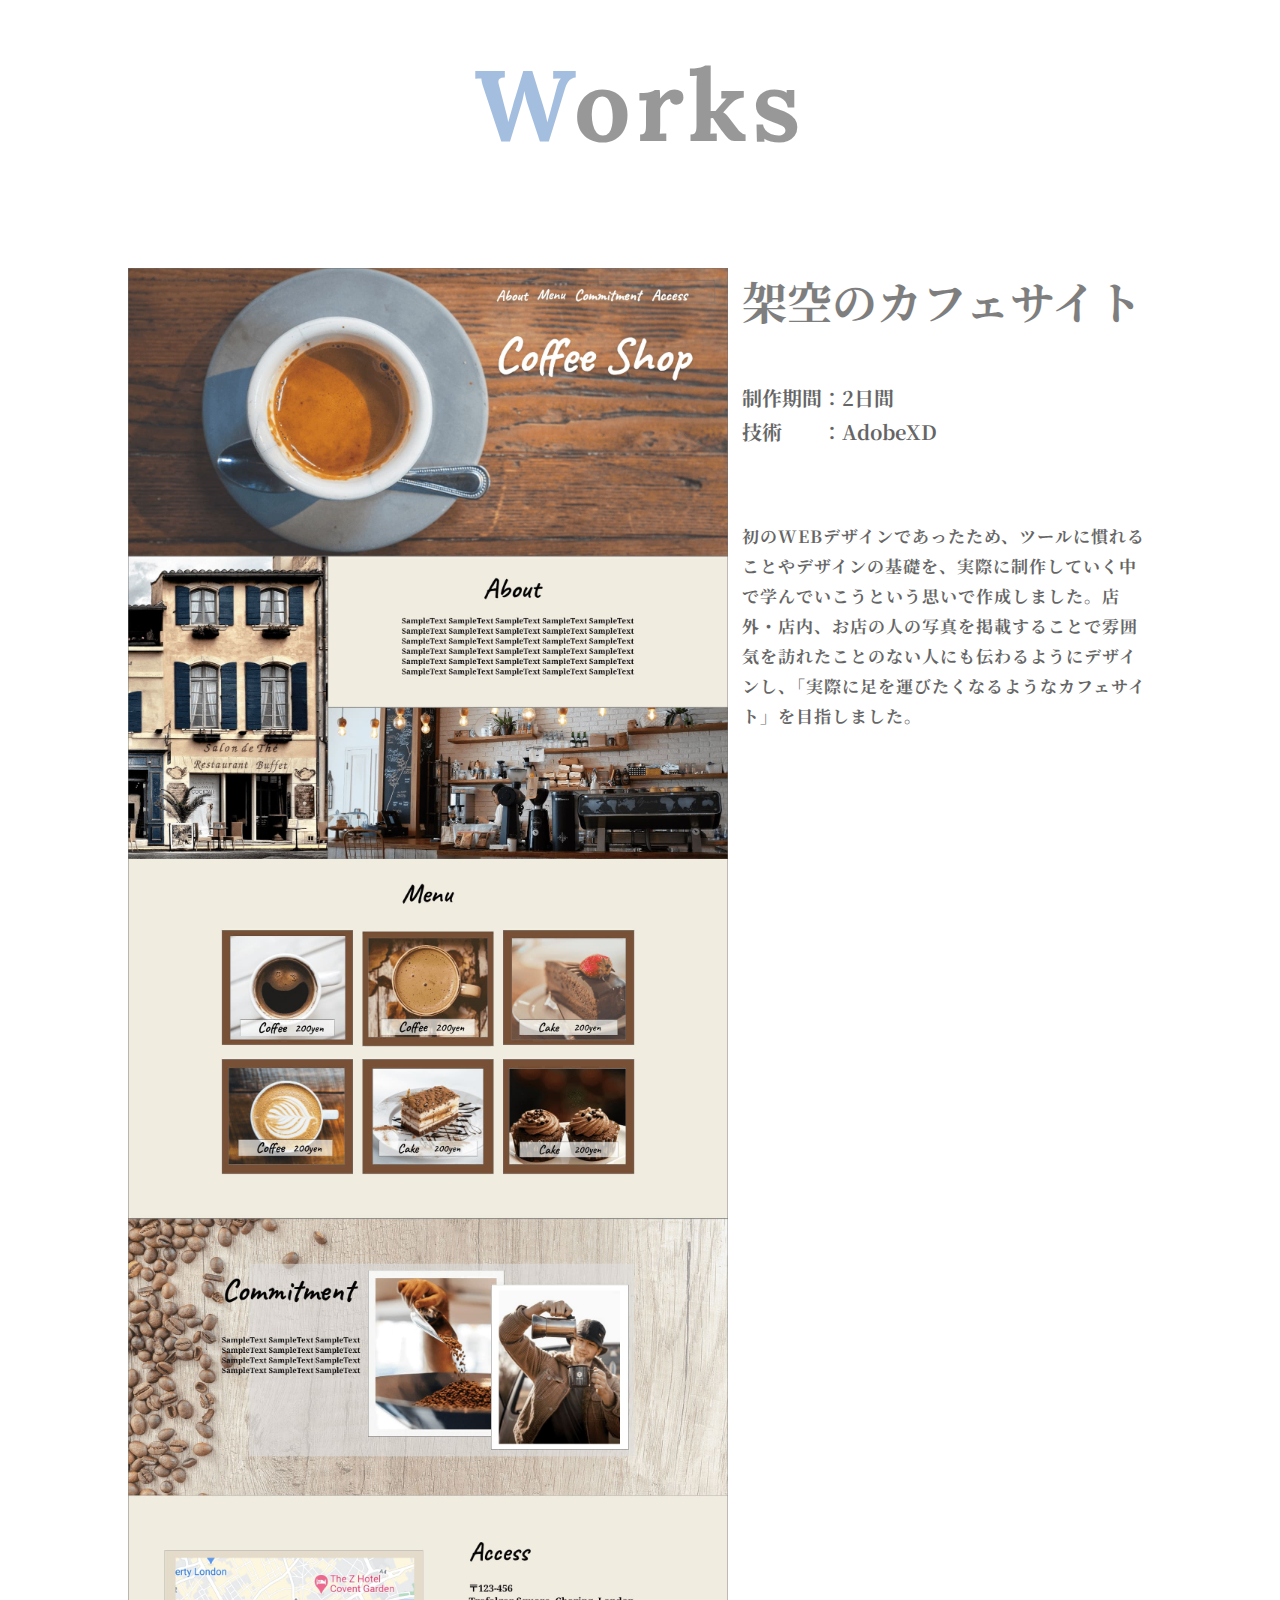
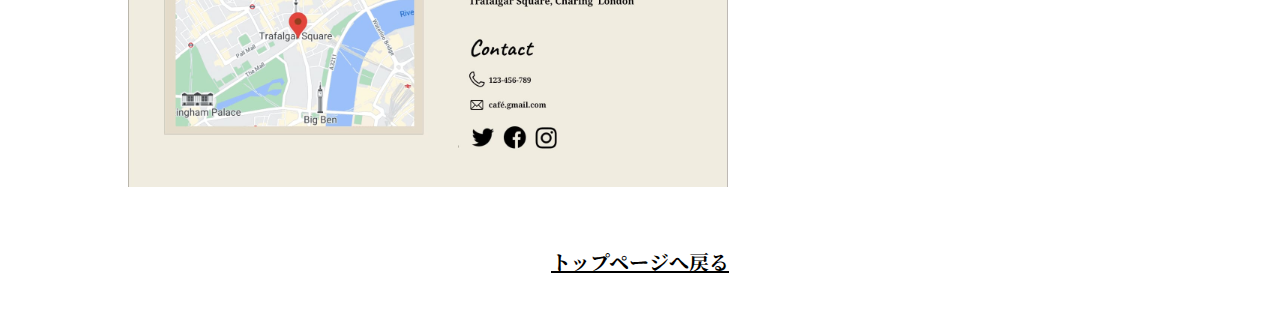
<file: cafe.html>
<!DOCTYPE html>
<html lang="ja">
<head>
    <meta charset="UTF-8">
    <meta http-equiv="X-UA-Compatible" content="IE=edge">
    <meta name="viewport" content="width=device-width, initial-scale=1.0">
    <link rel="stylesheet" href="css/reset.css">
    <link rel="stylesheet" href="css/style.min.css">
    <link
    href="https://fonts.googleapis.com/css2?family=Lora:wght@400;700&family=Noto+Serif+JP:wght@400;700&family=Yellowtail&display=swap"
    rel="stylesheet">
    <title>架空のカフェサイト</title>
</head>
<body>
    <div class="works2">
        <h2 class="works2__ttl"><span class="ttl--blue">W</span>orks</h2>
        <div class="works2__name--center--jp none">架空のカフェサイト</div>
        <div class="inner">
            <div class="works2__flex">
                <div class="work2__left">
                    <img class="works2__img" src="images/cafeDesign.jpg" alt="カフェサイト">
                </div><!-- //work2__left -->
                <div class="works2__right">
                    <div class="works2__name--jp">架空のカフェサイト</div>
                    <p class="works2__sub-ttl">制作期間：2日間</p>
                    <p class="works2__sub-ttl">技術　　：AdobeXD</p>
                    <a href=""></a>
                    <div class="works2__content">
                        <p class="works2__txt">初のWEBデザインであったため、ツールに慣れることやデザインの基礎を、実際に制作していく中で学んでいこうという思いで作成しました。店外・店内、お店の人の写真を掲載することで雰囲気を訪れたことのない人にも伝わるようにデザインし、「実際に足を運びたくなるようなカフェサイト」を目指しました。</p>
                    </div><!-- //works2__content -->
                </div><!-- //works2__right -->
            </div><!-- //works2__flex -->
        </div><!-- //inner -->
        <a href="index.html" class="works2__back">トップページへ戻る</a>
    </div> <!-- //works2 -->
</body>
</html>
</file>
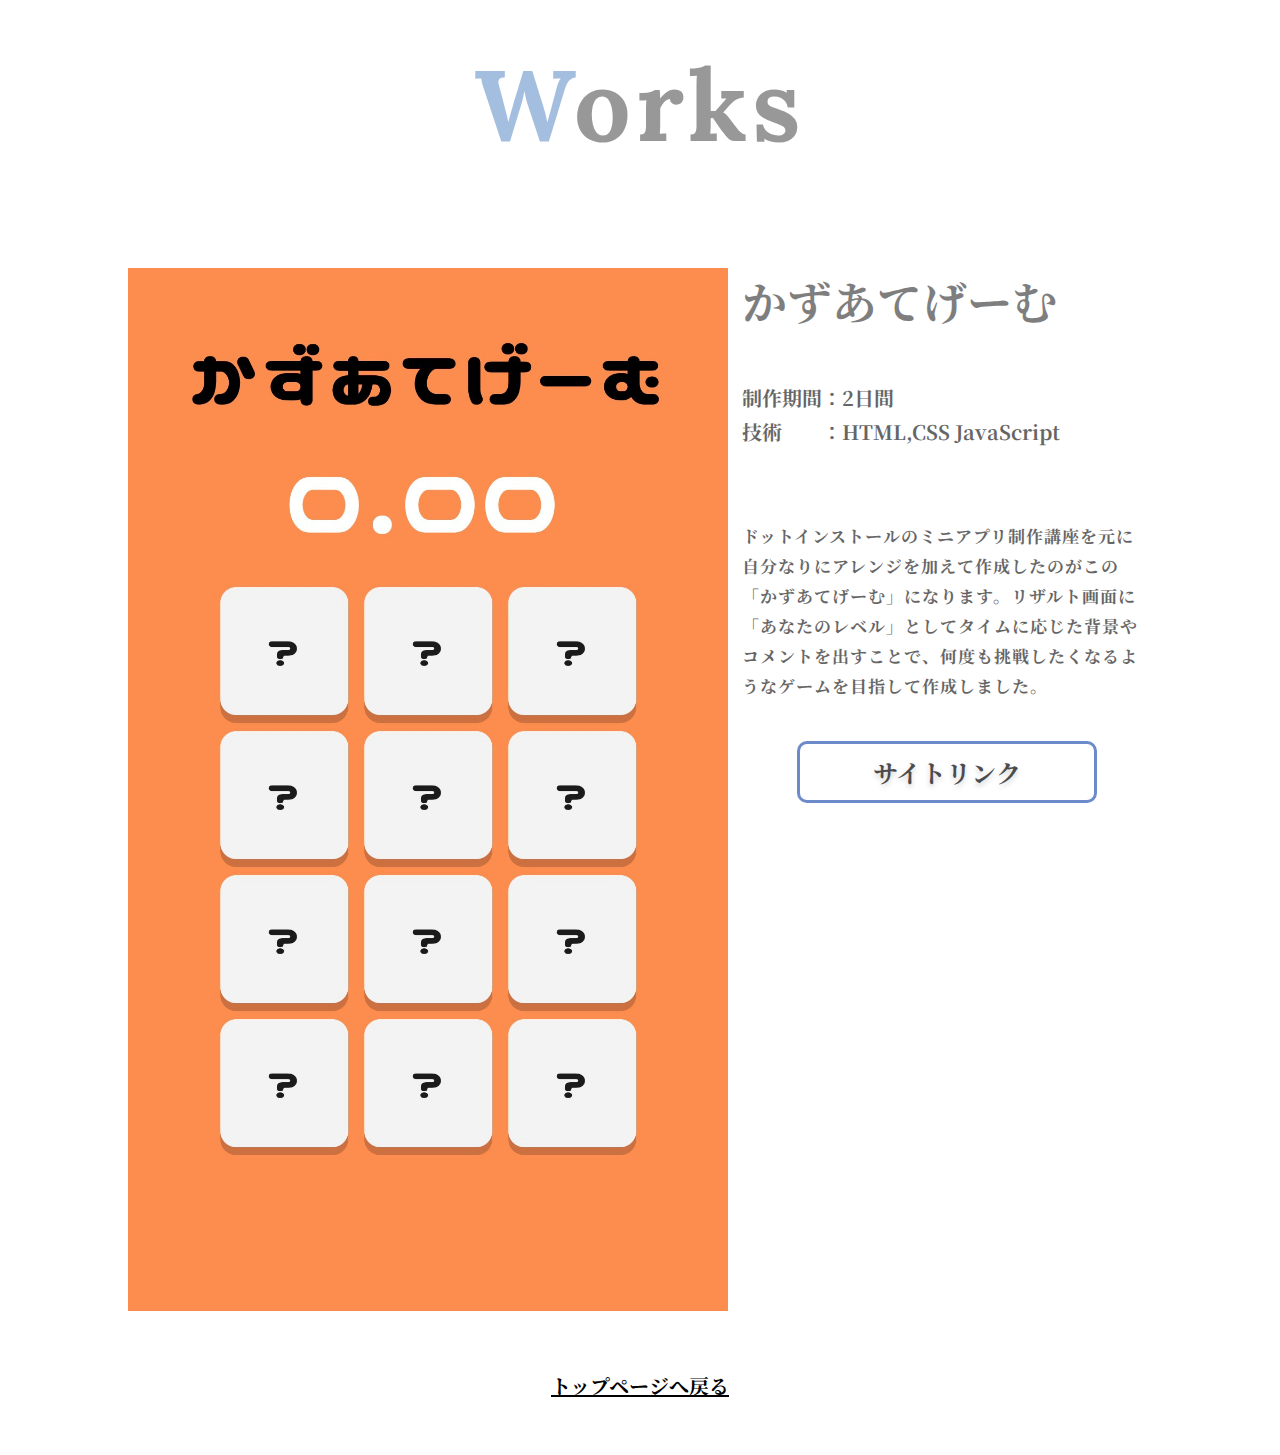
<file: kazuategame.html>
<!DOCTYPE html>
<html lang="ja">
<head>
    <meta charset="UTF-8">
    <meta http-equiv="X-UA-Compatible" content="IE=edge">
    <meta name="viewport" content="width=device-width, initial-scale=1.0">
    <link rel="stylesheet" href="css/reset.css">
    <link rel="stylesheet" href="css/style.min.css">
    <link
    href="https://fonts.googleapis.com/css2?family=Lora:wght@400;700&family=Noto+Serif+JP:wght@400;700&family=Yellowtail&display=swap"
    rel="stylesheet">
    <title>かずあてげーむ</title>
</head>
<body>
    <div class="works2">
        <h2 class="works2__ttl"><span class="ttl--blue">W</span>orks</h2>
        <div class="works2__name--center--jp none">かずあてげーむ</div>
        <div class="inner">
            <div class="works2__flex">
                <div class="work2__left">
                    <img class="works2__img" src="images/kazuategame.jpg" alt="かずあてげーむ">
                </div><!-- //work2__left -->
                <div class="works2__right">
                    <div class="works2__name--jp">かずあてげーむ</div>
                    <p class="works2__sub-ttl">制作期間：2日間</p>
                    <p class="works2__sub-ttl">技術　　：HTML,CSS JavaScript</p>
                    <a href=""></a>
                    <div class="works2__content">
                        <p class="works2__txt">ドットインストールのミニアプリ制作講座を元に自分なりにアレンジを加えて作成したのがこの「かずあてげーむ」になります。リザルト画面に「あなたのレベル」としてタイムに応じた背景やコメントを出すことで、何度も挑戦したくなるようなゲームを目指して作成しました。
                            
                        </p>
                        <a class="works2__link" href="https://3web4.github.io/JS-cardgame" class="works2__link">サイトリンク</a>
                    </div><!-- //works2__content -->
                </div><!-- //works2__right -->
            </div><!-- //works2__flex -->
        </div><!-- //inner -->
        <a href="index.html" class="works2__back">トップページへ戻る</a>
    </div><!-- //works2 -->
</body>
</html>
</file>
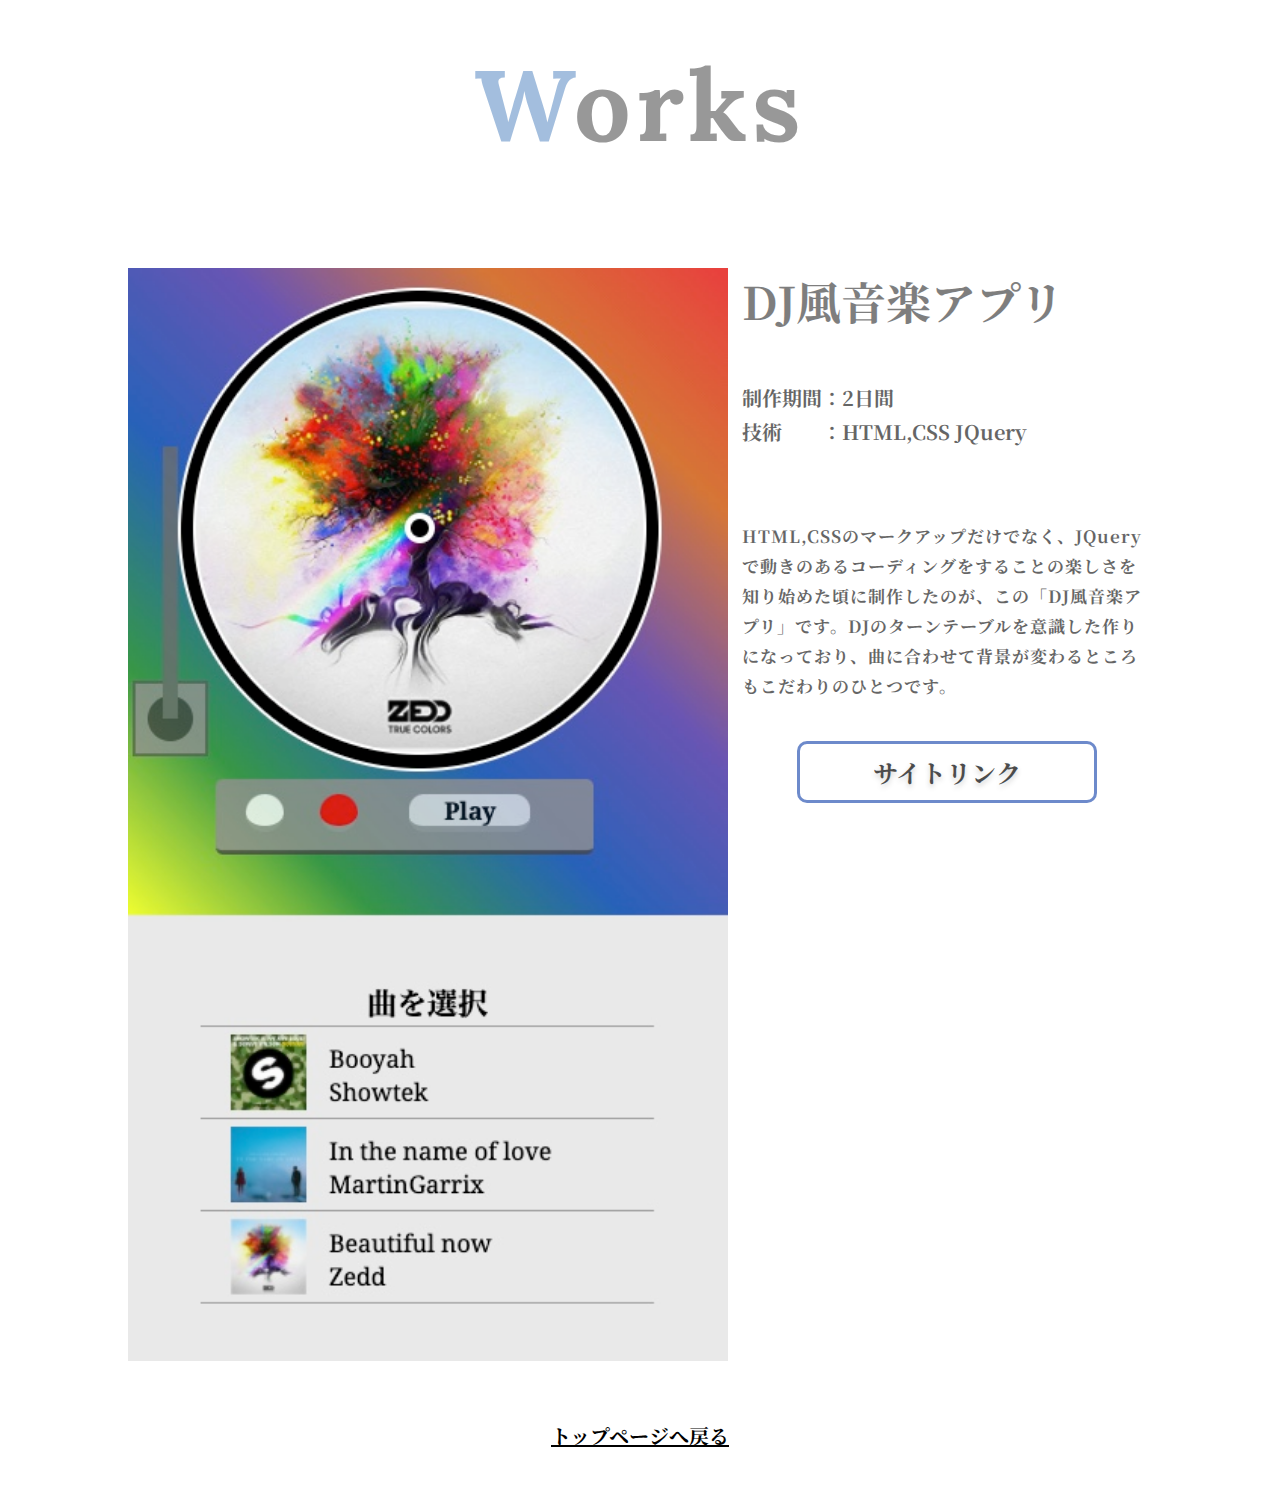
<file: music.html>
<!DOCTYPE html>
<html lang="ja">
<head>
    <meta charset="UTF-8">
    <meta http-equiv="X-UA-Compatible" content="IE=edge">
    <meta name="viewport" content="width=device-width, initial-scale=1.0">
    <link rel="stylesheet" href="css/reset.css">
    <link rel="stylesheet" href="css/style.min.css">
    <link
    href="https://fonts.googleapis.com/css2?family=Lora:wght@400;700&family=Noto+Serif+JP:wght@400;700&family=Yellowtail&display=swap"
    rel="stylesheet">
    <title>DJ風音楽アプリ</title>
</head>
<body>
    <div class="works2">
        <h2 class="works2__ttl"><span class="ttl--blue">W</span>orks</h2>
        <div class="works2__name--center--jp none">DJ風音楽アプリ</div>
        <div class="inner">
            <div class="works2__flex">
                <div class="work2__left">
                    <img class="works2__img" src="images/music.jpg" alt="ミュージックアプリ">
                </div><!-- //work2__left -->
                <div class="works2__right">
                    <div class="works2__name--jp">DJ風音楽アプリ</div>
                    <p class="works2__sub-ttl">制作期間：2日間</p>
                    <p class="works2__sub-ttl">技術　　：HTML,CSS JQuery</p>
                    <a href=""></a>
                    <div class="works2__content">
                        <p class="works2__txt">HTML,CSSのマークアップだけでなく、JQueryで動きのあるコーディングをすることの楽しさを知り始めた頃に制作したのが、この「DJ風音楽アプリ」です。DJのターンテーブルを意識した作りになっており、曲に合わせて背景が変わるところもこだわりのひとつです。</p>
                        <a class="works2__link" href="https://3web4.github.io/DJStyle-MusicApp" class="works2__link">サイトリンク</a>
                    </div><!-- //works2__content -->
                </div><!-- //works2__right -->
            </div><!-- //works2__flex -->
        </div><!-- //inner -->
        <a href="index.html" class="works2__back">トップページへ戻る</a>
    </div><!-- //works2 -->
</body>
</html>
</file>
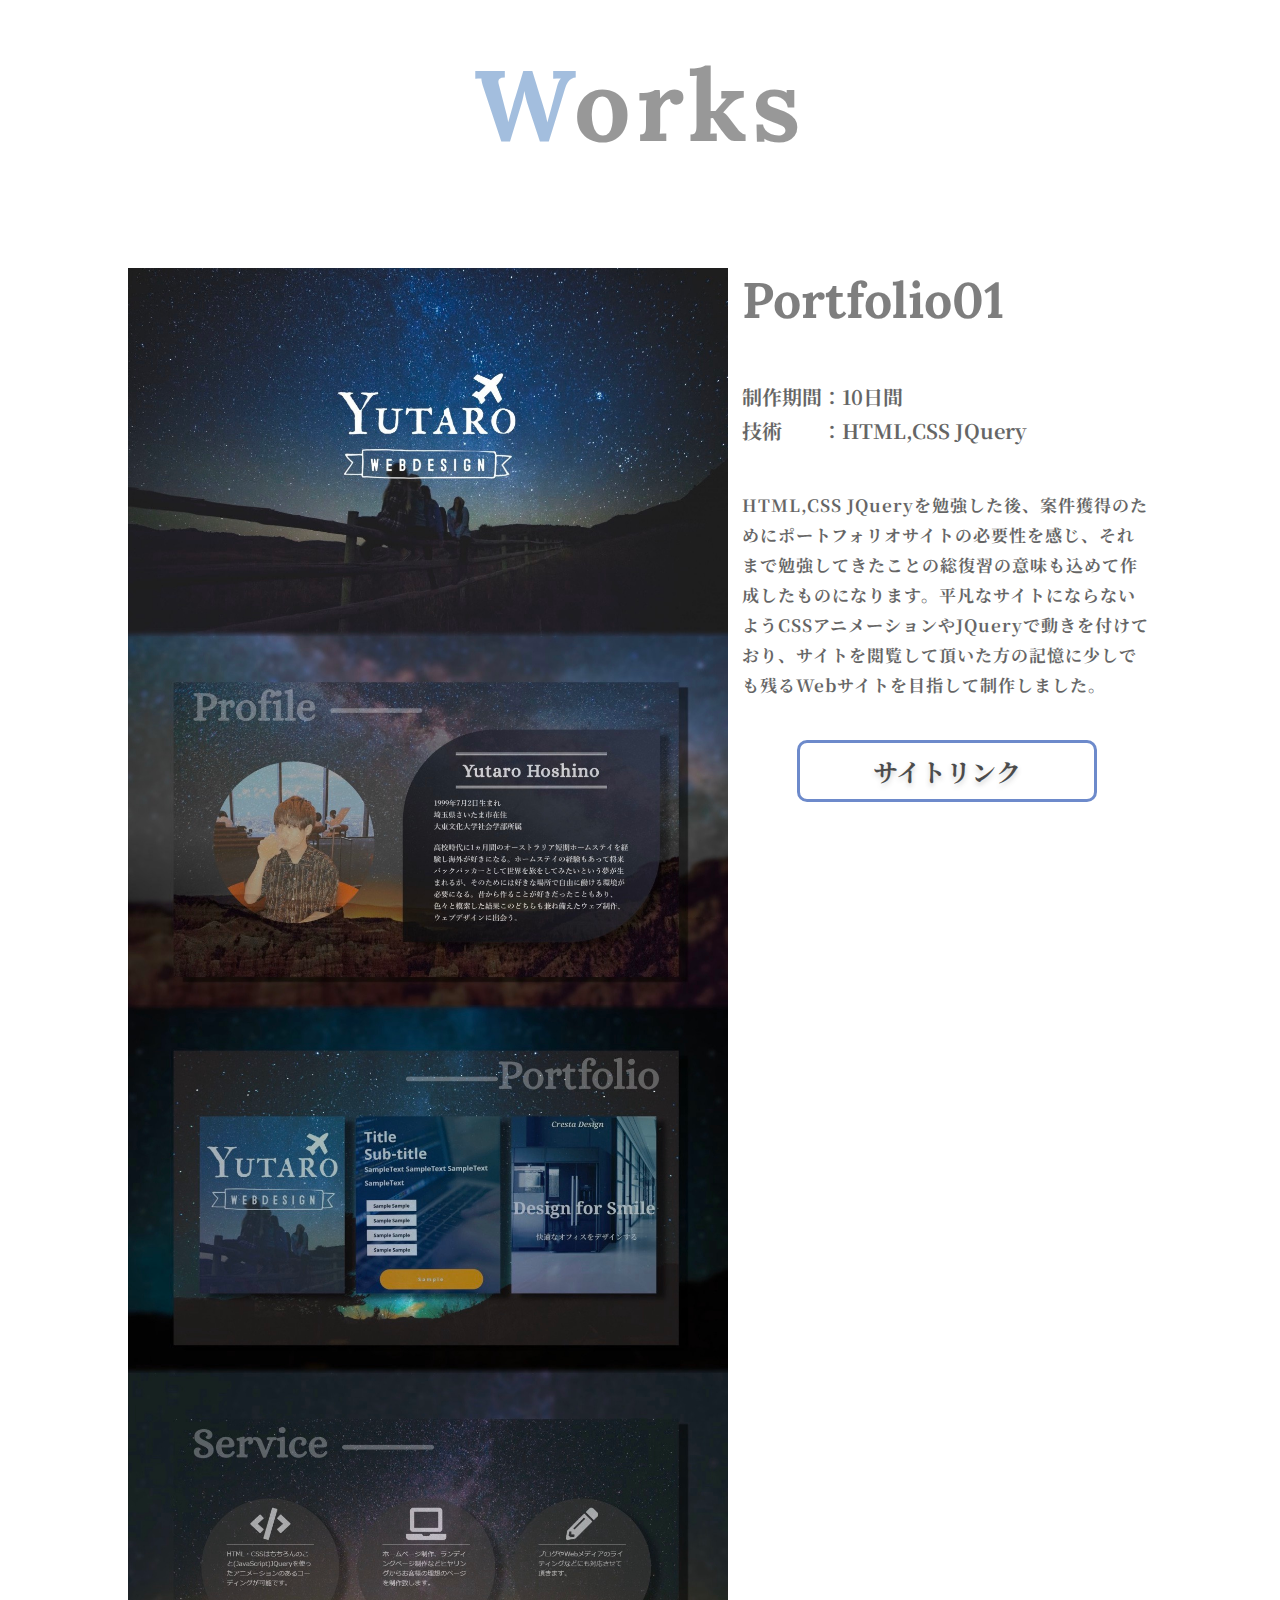
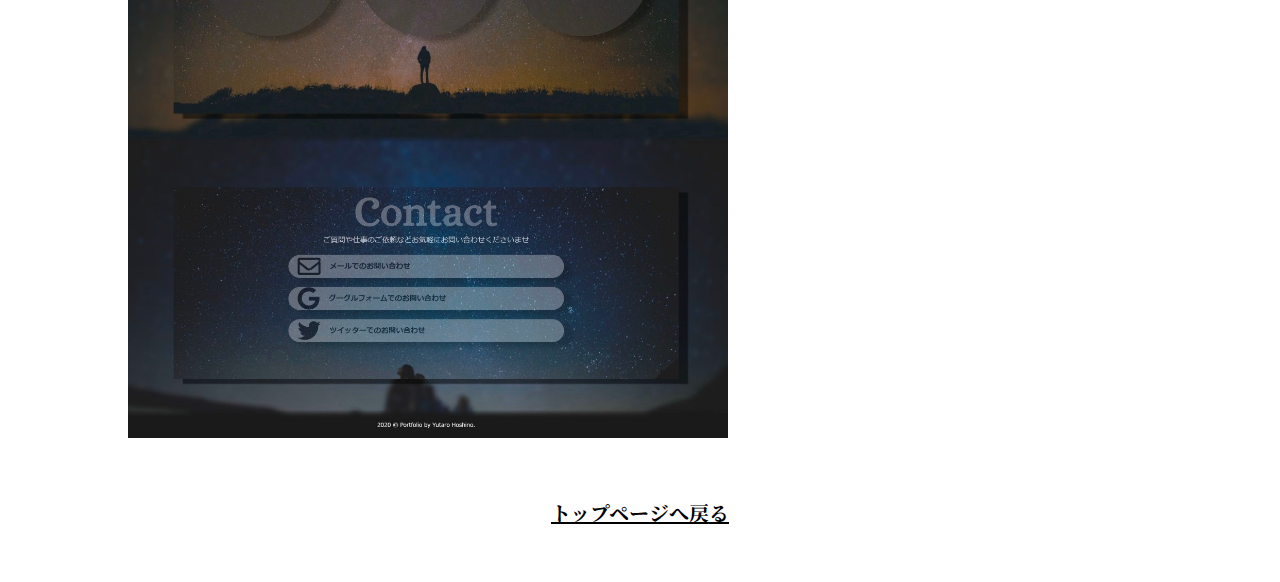
<file: portfolio01.html>
<!DOCTYPE html>
<html lang="ja">
<head>
    <meta charset="UTF-8">
    <meta http-equiv="X-UA-Compatible" content="IE=edge">
    <meta name="viewport" content="width=device-width, initial-scale=1.0">
    <link rel="stylesheet" href="css/reset.css">
    <link rel="stylesheet" href="css/style.min.css">
    <link
    href="https://fonts.googleapis.com/css2?family=Lora:wght@400;700&family=Noto+Serif+JP:wght@400;700&family=Yellowtail&display=swap"
    rel="stylesheet">
    <title>portfolio01</title>
</head>
<body>
    <div class="works2">
        <h1 class="works2__ttl"><span class="ttl--blue">W</span>orks</h1>
        <div class="works2__name--center none">Portfolio01</div>
        <div class="inner">
            <div class="works2__flex">
                <div class="work2__left">
                    <img class="works2__img" src="images/portfolio01Design.jpg" alt="ポートフォリオ１">
                </div><!-- //work2__left -->
                <div class="works2__right">
                    <div class="works2__name">Portfolio01</div>
                    <p class="works2__sub-ttl">制作期間：10日間</p>
                    <p class="works2__sub-ttl">技術　　：HTML,CSS JQuery</p>
                    <a href=""></a>
                    <p class="works2__txt">HTML,CSS JQueryを勉強した後、案件獲得のためにポートフォリオサイトの必要性を感じ、それまで勉強してきたことの総復習の意味も込めて作成したものになります。平凡なサイトにならないようCSSアニメーションやJQueryで動きを付けており、サイトを閲覧して頂いた方の記憶に少しでも残るWebサイトを目指して制作しました。</p>
                    <a class="works2__link" href="https://yutaro-webdesign.com" class="works2__link">サイトリンク</a>
                </div><!-- //works2__right -->
            </div><!-- //works2__flex -->
        </div><!-- //inner -->
        <a href="index.html" class="works2__back">トップページへ戻る</a>
    </div><!-- //works2 -->
</body>
</html>
</file>
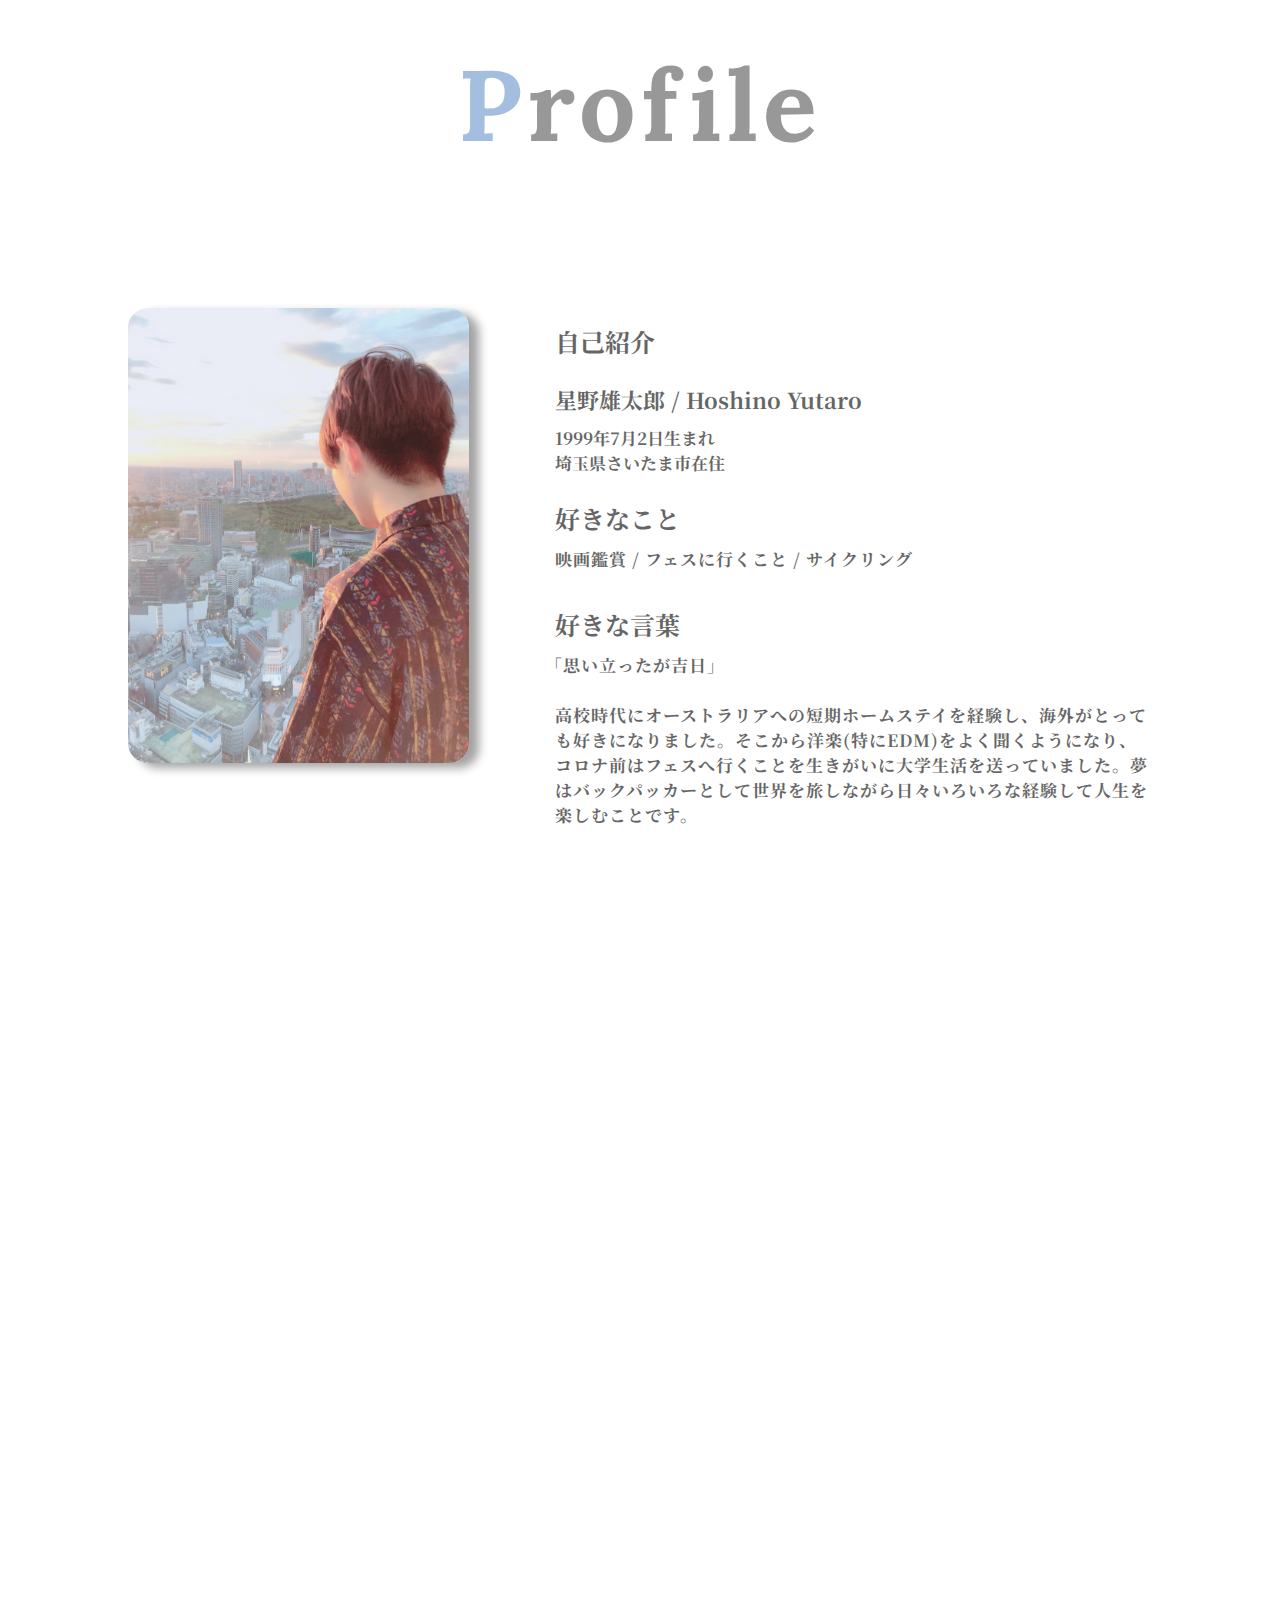
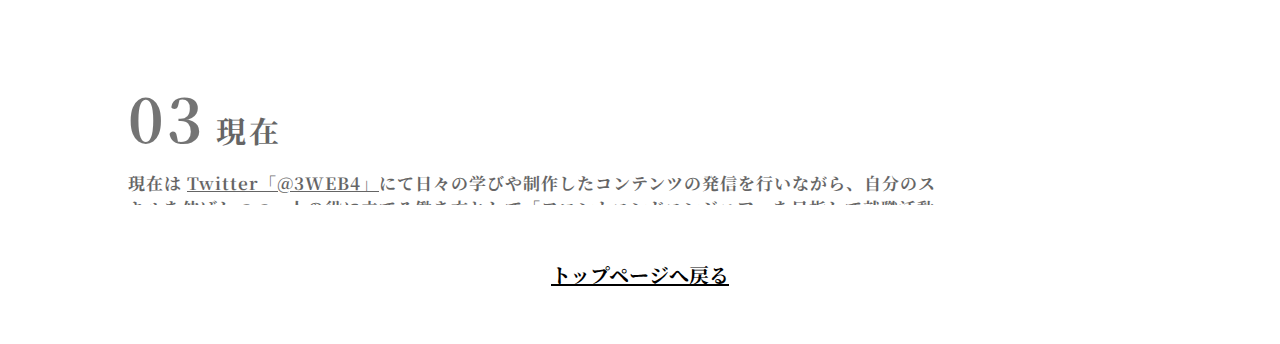
<file: profile.html>
<!DOCTYPE html>
<html lang="ja">

<head>
    <meta charset="UTF-8">
    <meta http-equiv="X-UA-Compatible" content="IE=edge">
    <meta name="viewport" content="width=device-width, initial-scale=1.0">
    <link rel="stylesheet" href="css/reset.css">
    <link rel="stylesheet" href="css/style.min.css">
    <link rel="stylesheet" href="css/slick-theme.css">
    <link rel="stylesheet" href="css/slick.css">
    <link rel="preconnect" href="https://fonts.gstatic.com">
    <link
        href="https://fonts.googleapis.com/css2?family=Lora:wght@400;700&family=Noto+Serif+JP:wght@400;700&family=Yellowtail&display=swap"
        rel="stylesheet">
    <title>Profile</title>
</head>

<body>
    <div class="profile2">
        <h2 class="profile2__ttl none--sp"><span class="ttl--blue">P</span>rofile</h2>
        <h2 class="profile2__flex ">
            <p class="profile__ttl none"><span class="ttl--blue">P</span>rofile</p>
            <div class="profile__profile">
                <div class="profile__photo none">
                    <img src="images/S__244523010.jpg" alt="プロフィール写真">
                </div><!-- //profile__photo -->
            </div><!-- //profile__profile -->
        </h2>
        <div class="inner">
            <div class="profile2__flex">
                <div class="profile2__photo none--sp">
                    <img class="works2__img" src="images/S__244523010.jpg" alt="">
                </div><!-- profile2__photo -->
                <div class="profile2__contents">


                    <p class="profile2__sub-ttl">自己紹介</p>
                    <div class="profile2__name">星野雄太郎 / Hoshino Yutaro</div>
                    <p class="profile2__birth">1999年7月2日生まれ<br>埼玉県さいたま市在住</p>
                    <p class="profile2__sub-ttl">好きなこと</p>
                    <p class="profile2__txt">映画鑑賞 / フェスに行くこと / サイクリング</p>
                    <p class="profile2__sub-ttl">好きな言葉</p>
                    <p class="profile2__txt profile2__ml-">「思い立ったが吉日」</p>
                    <p class="profile2__txt profile2__pt">
                        高校時代にオーストラリアへの短期ホームステイを経験し、海外がとっても好きになりました。そこから洋楽(特にEDM)をよく聞くようになり、コロナ前はフェスへ行くことを生きがいに大学生活を送っていました。夢はバックパッカーとして世界を旅しながら日々いろいろな経験して人生を楽しむことです。
                    </p>

                </div><!-- //profile2__contents -->
            </div>
            <!-- //profile2__flex -->
            <div class="profile2__bottom">
                <div class="profile2__item scroll-fade">
                    <p class="profile2__sub-ttl"><span class="profile2__num">01</span>始めたきっかけ</p>
                    <p class="profile2__txt">
                        コロナによってフェスはもちろんのこと大学へも行けなくなり、何か新しいことにチャレンジしたいと考えているときに出会ったのがプログラミングでした。コロナ渦では周りにないスキルを手に入れることが重要であると考え、それが勉強を始めるきっかけになりました。
                    </p>
                </div><!-- //profile2__item -->

                <div class="profile2__item scroll-fade2 ">
                    <p class="profile2__sub-ttl"><span class="profile2__num">02</span>これまで</p>
                    <p class="profile2__txt">
                        勉強をする過程では実際に仕事を受注することにもチャレンジしました。ここではクラウドソーシングというサービスを利用してホームページを必要としている人からお仕事を受けました。実際に自分の仕事でお金を頂いた時は、お金をもらう大変さ、お客様に感謝して頂ける仕事のやりがいなどといった「社会人として大事な考え」を学ぶことができ、とても貴重な経験をしました。そこから「何か人の役に立つものを作る」ということに興味が沸き、勉強してきたことを活かして<a
                            href="https://yaagle.net"
                            class="profile2__link">「Yaagle」</a>という複数検索エンジンを作成しました。公開したところTwitterをはじめ多くの人に利用していただき「便利」「使いやすい」といった嬉しいお言葉を頂き、自分でも大変満足のいく結果となりました。
                    </p>
                </div><!-- //profile2__item -->

                <div class="profile2__item fadein3">
                    <p class="profile2__sub-ttl profile2__sub-ttl--xl"><span class="profile2__num">03</span>現在</p>
                    <p class="profile2__txt">現在は <a href="https://twitter.com/3WEB4"
                            class="profile2__link">Twitter「@3WEB4」</a>にて日々の学びや制作したコンテンツの発信を行いながら、自分のスキルを伸ばしつつ、人の役に立てる働き方として「フロントエンドエンジニア」を目指して就職活動を行っております！
                    </p>
                </div><!-- //profile2__item -->
            </div><!-- //profile2__bottom -->


        </div><!-- //inner -->

        <a href="index.html" class="works2__back">トップページへ戻る</a>
    </div><!-- //profile2 -->

    <script src="js/jquery.min.js"></script>
    <script src="js/slick.min.js"></script>
    <script src="js/main.js"></script>
</body>

</html>
</file>
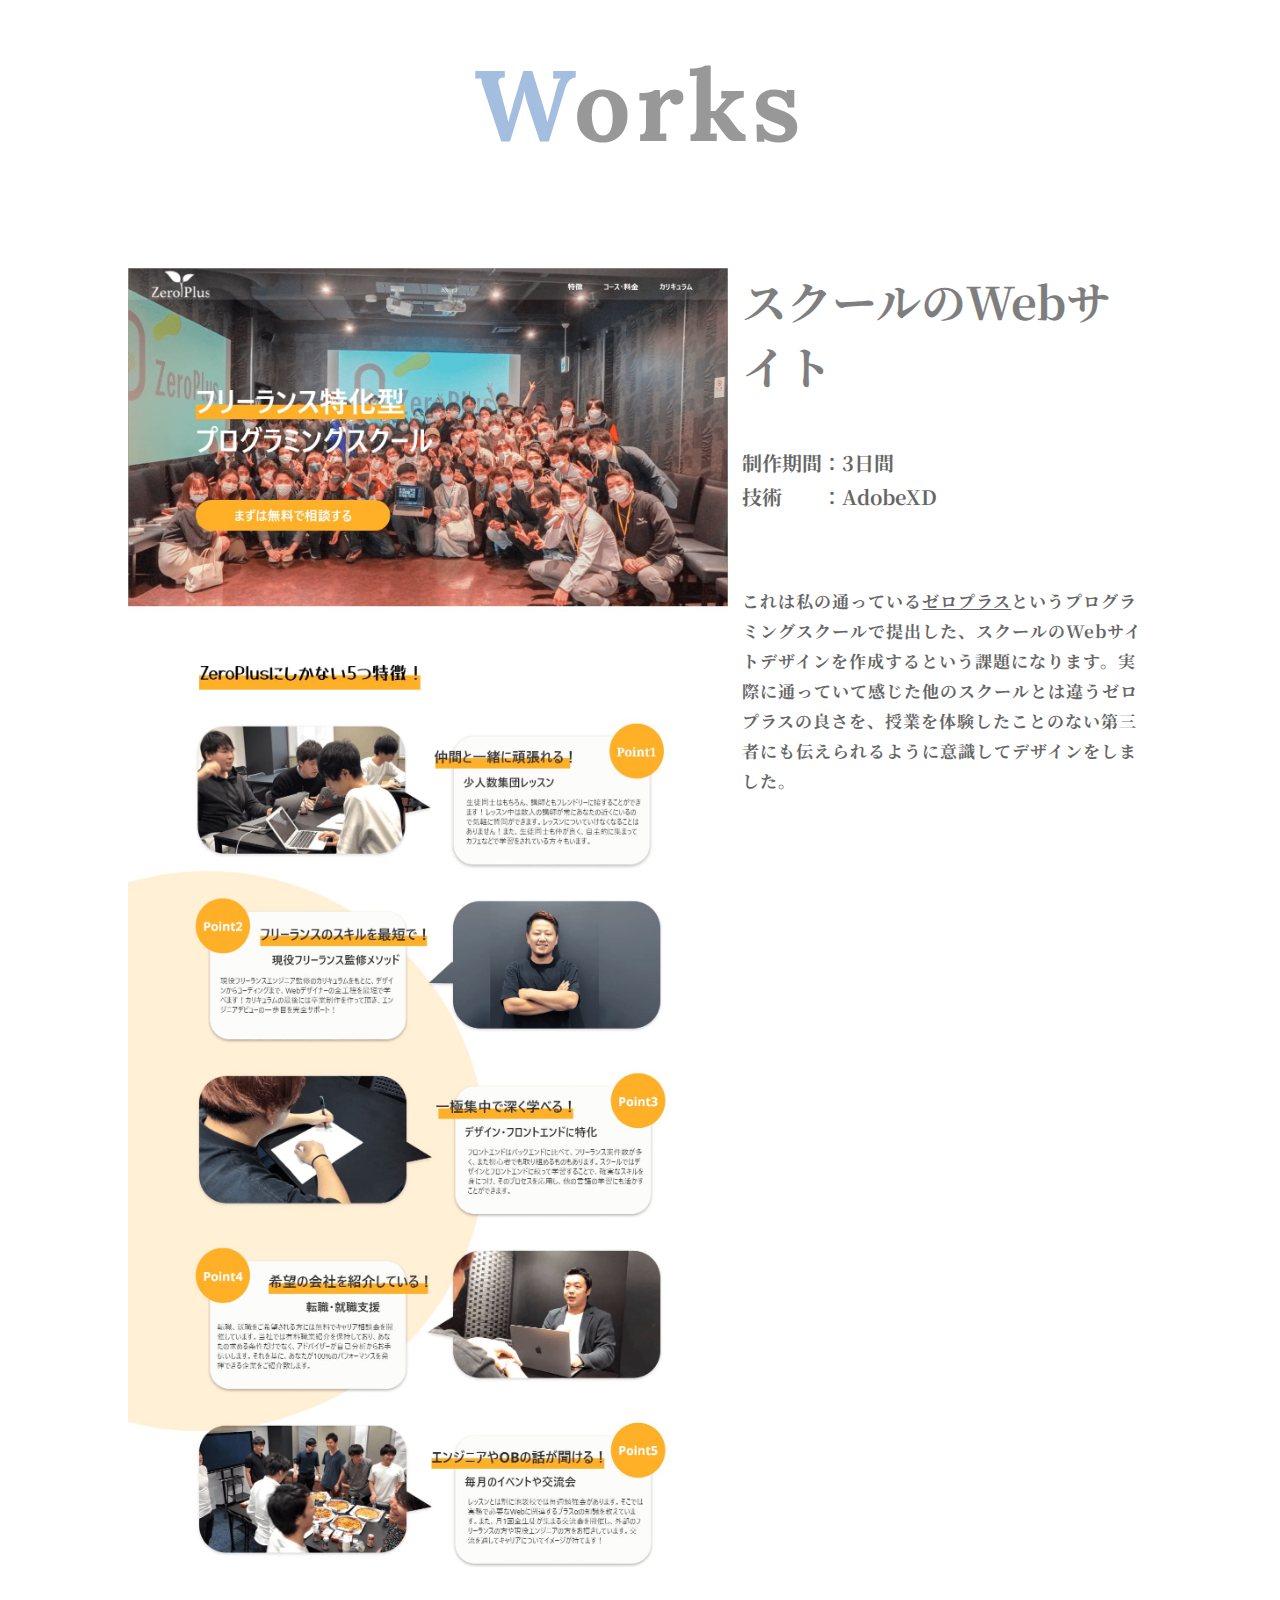
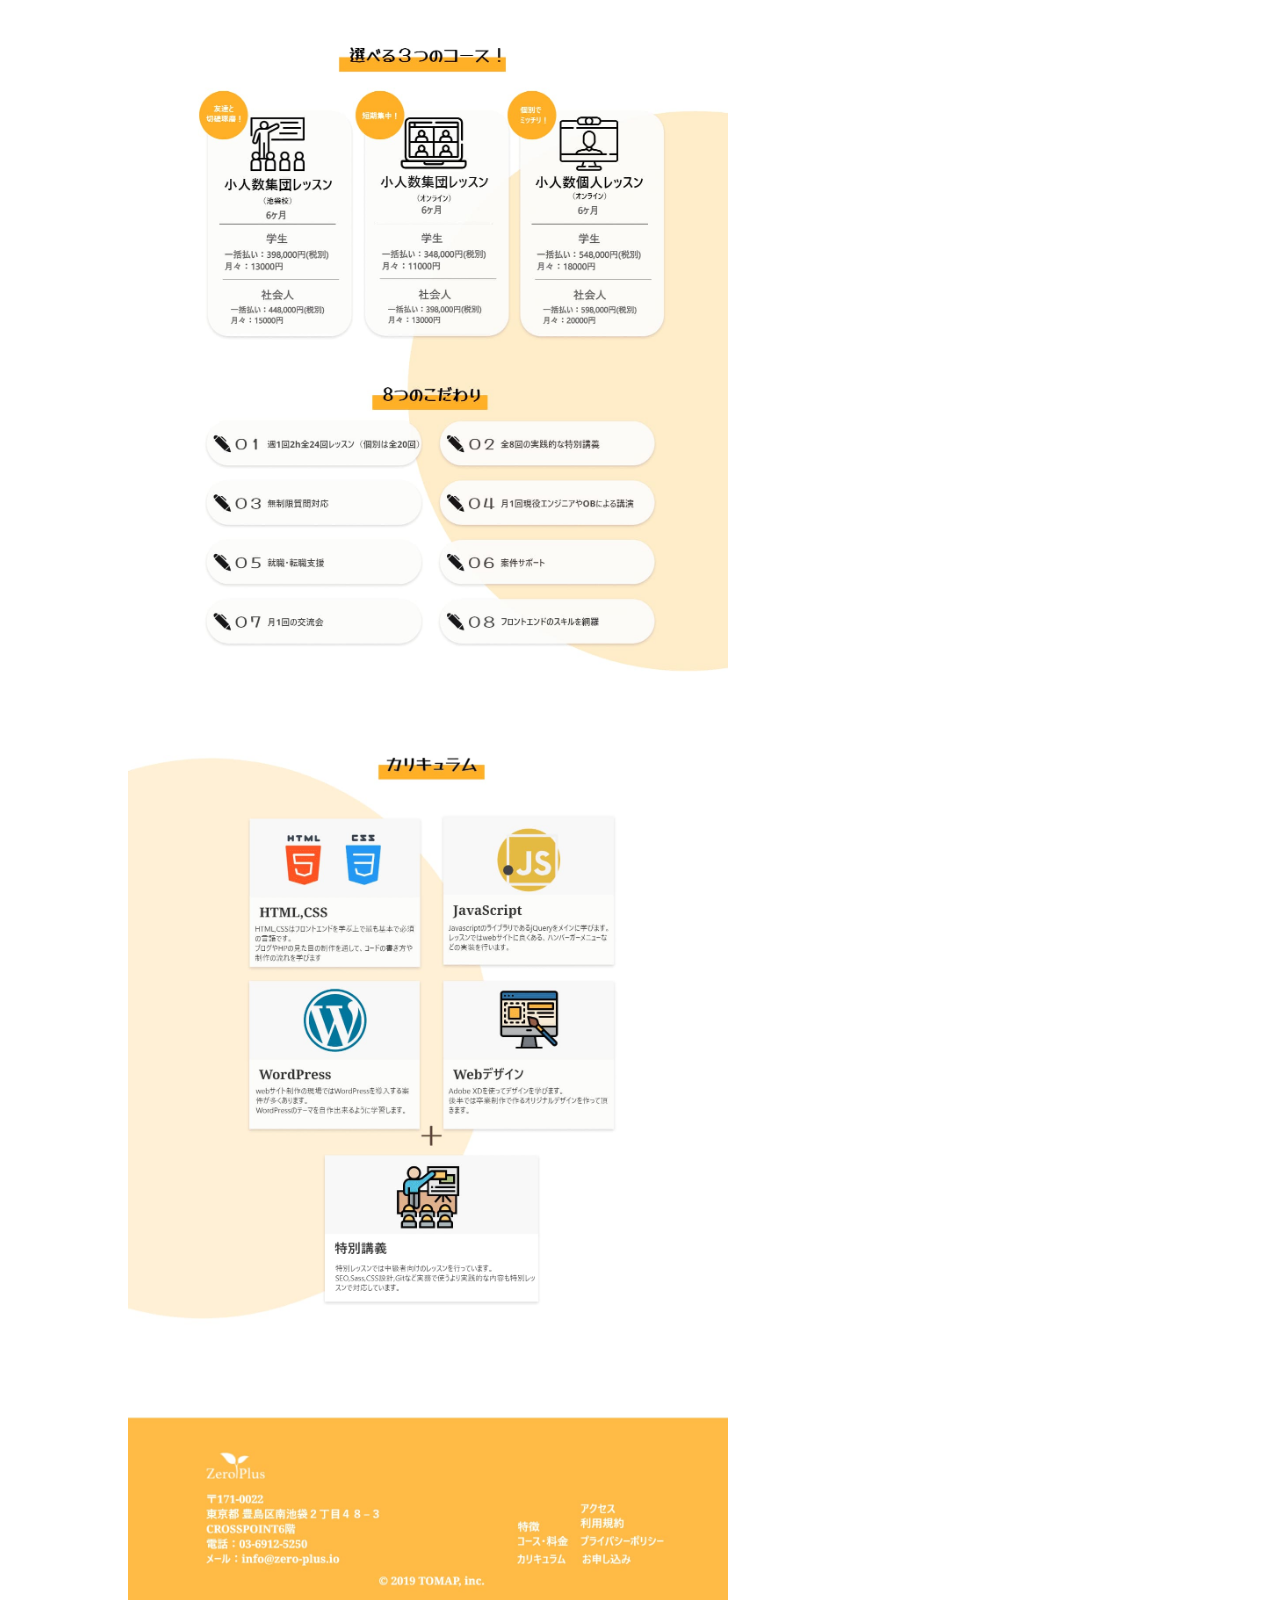
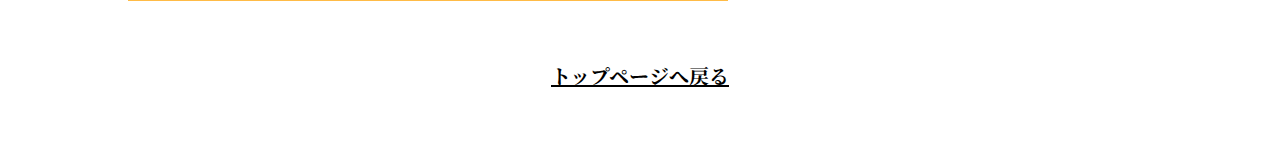
<file: school.html>
<!DOCTYPE html>
<html lang="ja">
<head>
    <meta charset="UTF-8">
    <meta http-equiv="X-UA-Compatible" content="IE=edge">
    <meta name="viewport" content="width=device-width, initial-scale=1.0">
    <link rel="stylesheet" href="css/reset.css">
    <link rel="stylesheet" href="css/style.min.css">
    <link
    href="https://fonts.googleapis.com/css2?family=Lora:wght@400;700&family=Noto+Serif+JP:wght@400;700&family=Yellowtail&display=swap"
    rel="stylesheet">
    <title>スクールのWebサイト</title>
</head>
<body>
    <div class="works2">
        <h2 class="works2__ttl"><span class="ttl--blue">W</span>orks</h2>
        <div class="works2__name--center--jp none">スクールのWebサイト</div>
        <div class="inner">
            <div class="works2__flex">
                <div class="work2__left">
                    <img class="works2__img" src="images/zeroplusDesign.jpg" alt="スクールのwebサイト">
                </div><!-- //work2__left -->
                <div class="works2__right">
                    <div class="works2__name--jp">スクールのWebサイト</div>
                    <p class="works2__sub-ttl">制作期間：3日間</p>
                    <p class="works2__sub-ttl">技術　　：AdobeXD</p>
                    <a href=""></a>
                    <div class="works2__content">
                        <p class="works2__txt">これは私の通っている<a class="works2__a" href="https://zero-plus.io">ゼロプラス</a>というプログラミングスクールで提出した、スクールのWebサイトデザインを作成するという課題になります。実際に通っていて感じた他のスクールとは違うゼロプラスの良さを、授業を体験したことのない第三者にも伝えられるように意識してデザインをしました。</p>
                    </div><!-- //works2__content -->
                </div><!-- //works2__right -->
            </div><!-- //works2__flex -->
        </div><!-- //inner -->
        <a href="index.html" class="works2__back">トップページへ戻る</a>
    </div><!-- //works2 -->
</body>
</html>
</file>
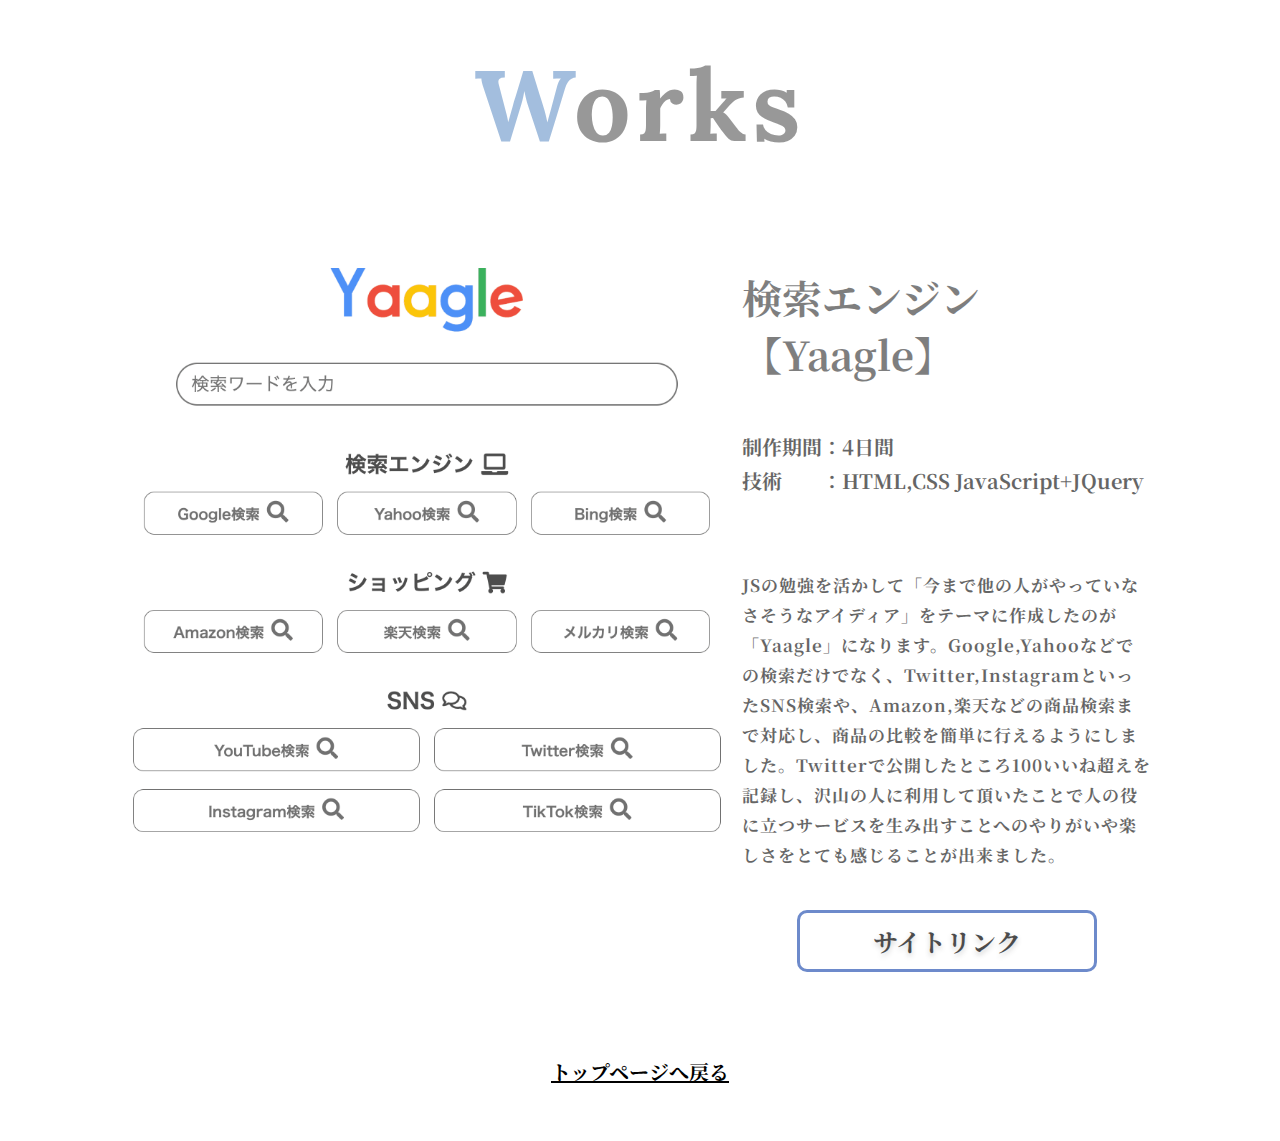
<file: yaagle.html>
<!DOCTYPE html>
<html lang="ja">
<head>
    <meta charset="UTF-8">
    <meta http-equiv="X-UA-Compatible" content="IE=edge">
    <meta name="viewport" content="width=device-width, initial-scale=1.0">
    <link rel="stylesheet" href="css/reset.css">
    <link rel="stylesheet" href="css/style.min.css">
    <link
    href="https://fonts.googleapis.com/css2?family=Lora:wght@400;700&family=Noto+Serif+JP:wght@400;700&family=Yellowtail&display=swap"
    rel="stylesheet">
    <title>検索エンジンYaagle</title>
</head>
<body>
    <div class="works2">
        <h2 class="works2__ttl"><span class="ttl--blue">W</span>orks</h2>
        <div class="works2__name--center--jp none">検索エンジン【Yaagle】</div>
        <div class="inner">
            <div class="works2__flex">
                <div class="work2__left">
                    <img class="works2__img" src="images/yaagle.png" alt="検索エンジンYaagle">
                </div><!-- //work2__left -->
                <div class="works2__right">
                    <div class="works2__name--jp works2__name--sm">検索エンジン【Yaagle】</div>
                    <p class="works2__sub-ttl">制作期間：4日間</p>
                    <p class="works2__sub-ttl">技術　　：HTML,CSS JavaScript+JQuery</p>
                    <a href=""></a>
                    <div class="works2__content">
                        <p class="works2__txt">JSの勉強を活かして「今まで他の人がやっていなさそうなアイディア」をテーマに作成したのが「Yaagle」になります。Google,Yahooなどでの検索だけでなく、Twitter,InstagramといったSNS検索や、Amazon,楽天などの商品検索まで対応し、商品の比較を簡単に行えるようにしました。Twitterで公開したところ100いいね超えを記録し、沢山の人に利用して頂いたことで人の役に立つサービスを生み出すことへのやりがいや楽しさをとても感じることが出来ました。</p>
                        <a class="works2__link" href="https://yaagle.net" class="works2__link">サイトリンク</a>
                    </div><!-- //works2__content -->
                </div><!-- //works2__right -->
            </div><!-- //works2__flex -->
        </div><!-- //inner -->
        <a href="index.html" class="works2__back">トップページへ戻る</a>
    </div><!-- //works2 -->
</body>
</html>
</file>
<file: css/style.min.css>
body{font-family:'Noto Serif JP', serif}.wrap{overflow:hidden}@media only screen and (max-width: 797px){.none--sp{display:none !important}}.none{display:none !important}@media only screen and (max-width: 797px){.none{display:block !important}}.inner{max-width:80%;width:100%;margin:0 auto;overflow:hidden}@media only screen and (max-width: 575px){.inner{max-width:100%}}.hamburger{margin-bottom:0 !important}.hamburger .menu{position:fixed;right:-100px;top:-100px;z-index:9999;width:190px;height:190px;background:#fff;border-radius:50%;transition:.5s ease-in-out;box-shadow:0 0 0 0 #a8dcff,0 0 0 0 #a3ccfa;cursor:pointer;opacity:0.9}.hamburger__span{position:absolute;top:135px;left:40px;width:30px;height:2px;background:#000;display:block;transform-origin:center;transition:.5s ease-in-out}.hamburger__span:after,.hamburger__span:before{transition:.5s ease-in-out;content:"";position:absolute;display:block;width:100%;height:100%;background:#000}.hamburger__span:before{top:-10px}.hamburger__span:after{bottom:-10px}.hamburger input{display:none}.hamburger input:checked+.menu{box-shadow:0 0 0 100vw #d9edfa,0 0 0 100vh #d9edfa;border-radius:0;background:#d9edfa;opacity:1}.hamburger input:checked+.menu .hamburger__span{transform:rotate(45deg)}.hamburger input:checked+.menu .hamburger__span:after{transform:rotate(90deg);bottom:0}.hamburger input:checked+.menu .hamburger__span:before{transform:rotate(90deg);top:0}.hamburger input:checked+.menu+ul{opacity:1}.hamburger__ul{z-index:99999;position:fixed;top:50%;left:50%;transform:translate(-50%, -50%);transition:.25s 0s ease-in-out;display:none}.hamburger__a{font-size:35px;color:rgba(39,39,39,0.8);text-decoration:none;font-family:'Yellowtail', cursive}@media only screen and (max-width: 797px){.hamburger__a{font-size:25px}}.hamburger__li{margin-bottom:15px}.db{display:block}.fadein{transform:translateY(50px);transition:all 1s}.fadein2{transform:translateY(50px);transition:all 1s}.fadein3{transform:translateY(50px);transition:all 1s}.fadein4{transform:translateY(50px);transition:all 1s}.ttl--blue{color:#1b5fad}.ttl--blue2{color:rgba(27,95,173,0.7)}.slick-arrow{position:absolute;top:0;bottom:0;margin:auto;width:40px}.prev-arrow{left:0;z-index:10}.next-arrow{right:0}.wave{position:absolute;bottom:0;left:0;width:100%;height:60px;background:url(../images/wave.png);background-size:1000px 70px}.wave1{animation:animate 5s linear infinite;z-index:1000;opacity:1;animation-delay:0s}.wave2{animation:animate2 10s linear infinite;z-index:999;opacity:.7;animation-delay:-5s}.wave3{animation:animate 15s linear infinite;z-index:998;opacity:.5;animation-delay:-2s}.wave4{animation:animate2 20s linear infinite;z-index:997;opacity:.2;animation-delay:-3s}.Wave{position:absolute;bottom:0;left:0;width:100%;height:60px;background:url(../images/wave2.png);margin-bottom:-10px;background-size:1000px 70px}.Wave1{animation:animate 5s linear infinite;z-index:1000;opacity:1;animation-delay:0s}.Wave2{animation:animate2 10s linear infinite;z-index:999;opacity:.7;animation-delay:-5s}.Wave3{animation:animate 15s linear infinite;z-index:998;opacity:.5;animation-delay:-2s}.Wave4{animation:animate2 20s linear infinite;z-index:997;opacity:.2;animation-delay:-3s}@keyframes animate{0%{background-position-x:0}100%{background-position-x:1000px}}@keyframes animate2{0%{background-position-x:0}100%{background-position-x:-1000px}}.svglogo{fill:#000;display:flex;user-select:none}svg{opacity:.8;margin:auto;width:700px;height:700px}@media only screen and (max-width: 797px){svg{height:500px}}svg .svg-elem-1{fill:transparent;-webkit-transition:fill 0.7s cubic-bezier(0.55, 0.085, 0.68, 0.53) 0.8s;transition:fill 0.7s cubic-bezier(0.55, 0.085, 0.68, 0.53) 0.8s}svg.active .svg-elem-1{fill:#1b5fad}svg .svg-elem-2{fill:transparent;-webkit-transition:fill 0.7s cubic-bezier(0.55, 0.085, 0.68, 0.53) 0.9s;transition:fill 0.7s cubic-bezier(0.55, 0.085, 0.68, 0.53) 0.9s}svg.active .svg-elem-2{fill:#000}svg .svg-elem-3{fill:transparent;-webkit-transition:fill 0.7s cubic-bezier(0.55, 0.085, 0.68, 0.53) 1s;transition:fill 0.7s cubic-bezier(0.55, 0.085, 0.68, 0.53) 1s}svg.active .svg-elem-3{fill:#000}svg .svg-elem-4{fill:transparent;-webkit-transition:fill 0.7s cubic-bezier(0.55, 0.085, 0.68, 0.53) 1.1s;transition:fill 0.7s cubic-bezier(0.55, 0.085, 0.68, 0.53) 1.1s}svg.active .svg-elem-4{fill:#000}svg .svg-elem-5{fill:transparent;-webkit-transition:fill 0.7s cubic-bezier(0.55, 0.085, 0.68, 0.53) 1.2s;transition:fill 0.7s cubic-bezier(0.55, 0.085, 0.68, 0.53) 1.2s}svg.active .svg-elem-5{fill:#000}svg .svg-elem-6{fill:transparent;-webkit-transition:fill 0.7s cubic-bezier(0.55, 0.085, 0.68, 0.53) 1.3s;transition:fill 0.7s cubic-bezier(0.55, 0.085, 0.68, 0.53) 1.3s}svg.active .svg-elem-6{fill:#000}svg .svg-elem-7{fill:transparent;-webkit-transition:fill 0.7s cubic-bezier(0.55, 0.085, 0.68, 0.53) 1.4s;transition:fill 0.7s cubic-bezier(0.55, 0.085, 0.68, 0.53) 1.4s}svg.active .svg-elem-7{fill:#000}svg .svg-elem-8{fill:transparent;-webkit-transition:fill 0.7s cubic-bezier(0.55, 0.085, 0.68, 0.53) 1.5s;transition:fill 0.7s cubic-bezier(0.55, 0.085, 0.68, 0.53) 1.5s}svg.active .svg-elem-8{fill:#000}svg .svg-elem-9{fill:transparent;-webkit-transition:fill 0.7s cubic-bezier(0.55, 0.085, 0.68, 0.53) 1.6s;transition:fill 0.7s cubic-bezier(0.55, 0.085, 0.68, 0.53) 1.6s}svg.active .svg-elem-9{fill:#000}svg .svg-elem-10{fill:transparent;-webkit-transition:fill 0.7s cubic-bezier(0.55, 0.085, 0.68, 0.53) 1.7s;transition:fill 0.7s cubic-bezier(0.55, 0.085, 0.68, 0.53) 1.7s}svg.active .svg-elem-10{fill:#000}svg .svg-elem-11{fill:transparent;-webkit-transition:fill 0.7s cubic-bezier(0.55, 0.085, 0.68, 0.53) 1.8s;transition:fill 0.7s cubic-bezier(0.55, 0.085, 0.68, 0.53) 1.8s}svg.active .svg-elem-11{fill:#000}svg .svg-elem-12{fill:transparent;-webkit-transition:fill 0.7s cubic-bezier(0.55, 0.085, 0.68, 0.53) 1.9s;transition:fill 0.7s cubic-bezier(0.55, 0.085, 0.68, 0.53) 1.9s}svg.active .svg-elem-12{fill:#000}svg .svg-elem-13{fill:transparent;-webkit-transition:fill 0.7s cubic-bezier(0.55, 0.085, 0.68, 0.53) 2s;transition:fill 0.7s cubic-bezier(0.55, 0.085, 0.68, 0.53) 2s}svg.active .svg-elem-13{fill:#000}svg .svg-elem-14{fill:transparent;-webkit-transition:fill 0.7s cubic-bezier(0.55, 0.085, 0.68, 0.53) 2.1s;transition:fill 0.7s cubic-bezier(0.55, 0.085, 0.68, 0.53) 2.1s}svg.active .svg-elem-14{fill:#000}svg .svg-elem-15{fill:transparent;-webkit-transition:fill 0.7s cubic-bezier(0.55, 0.085, 0.68, 0.53) 2.2s;transition:fill 0.7s cubic-bezier(0.55, 0.085, 0.68, 0.53) 2.2s}svg.active .svg-elem-15{fill:#000}svg .svg-elem-16{fill:transparent;-webkit-transition:fill 0.7s cubic-bezier(0.55, 0.085, 0.68, 0.53) 2.3s;transition:fill 0.7s cubic-bezier(0.55, 0.085, 0.68, 0.53) 2.3s}svg.active .svg-elem-16{fill:#000}.fv{height:calc(var(--vh) * 100);opacity:.85}.fv__header{position:absolute;width:100%;top:0;display:flex;justify-content:space-between;opacity:.9;font-family:'Yellowtail', cursive}.fv__logo{font-size:40px;padding:10px 30px}.fv__ul{display:flex;font-size:25px;padding-right:20px;padding-top:10px}.fv__list{padding:10px}.fv__video{position:absolute;top:0;left:0;width:100%;height:calc(var(--vh) * 100);object-fit:cover}.fv__video--wrap{position:relative;top:0;height:100%;width:100%}.profile{padding-top:50px;padding-bottom:70px;user-select:none}@media only screen and (max-width: 575px){.profile{margin-top:0}}.profile__flex{display:flex;padding-top:100px;justify-content:space-between;width:100%}@media only screen and (max-width: 575px){.profile__flex{padding-top:50px}}.profile__profile{width:45%;position:relative}@media only screen and (max-width: 797px){.profile__profile{width:70%}}.profile__ttl{writing-mode:vertical-lr;font-size:150px;font-family:Lora;font-weight:bold;opacity:.4;letter-spacing:5px}@media only screen and (max-width: 1199px){.profile__ttl{font-size:100px}}@media only screen and (max-width: 797px){.profile__ttl{font-size:150px}}@media only screen and (max-width: 575px){.profile__ttl{font-size:100px;margin-left:-25px}}.profile__photo{opacity:.8;width:80%}@media only screen and (max-width: 797px){.profile__photo{width:100%}}.profile__photo img{box-shadow:10px 5px 10px rgba(0,0,0,0.4);border-radius:20px}.profile__content{width:55%;height:70%;border-left:3px solid;padding:30px 40px;font-size:17px;letter-spacing:.5px;line-height:30px;font-weight:bold;opacity:.6}@media only screen and (max-width: 797px){.profile__content{display:none;margin:0 auto;padding:10px;border:none;margin-top:100px}}.profile__content--sp{display:none}@media only screen and (max-width: 797px){.profile__content--sp{display:block;width:100%;max-width:95%}}.profile__top{display:flex}.profile__button{background:white;width:50px;display:block;text-align:center;line-height:43px;height:50px;border-radius:50%;font-size:30px;border-radius:50%;border:2px solid #000;padding-left:1px;margin-bottom:30px;margin-right:15px;transition:.3s}.profile__button:hover{color:white;background:#000;font-size:25px}.profile__birth{margin-right:30px}.profile__txt{padding-bottom:15px;font-size:15px}@media only screen and (max-width: 575px){.profile__txt{font-size:16px;padding-bottom:25px}}.profile__name{font-size:25px;padding-bottom:25px}@media only screen and (max-width: 575px){.profile__name{font-size:23px;padding-bottom:45px}}.profile__btn{border:2px solid #000;border-radius:0;background:#fff;box-shadow:4px 4px 0 #000;transition:.3s;padding:10px 20px;font-size:20px;display:block;width:160px;margin-top:15px}.profile__btn:hover{box-shadow:-4px -4px 0 #000}@media only screen and (max-width: 575px){.profile__btn{width:100%;margin-top:50px;text-align:center}}.profile2{padding-bottom:0px;user-select:none}.profile2__flex{display:flex;padding-top:50px;justify-content:space-between;width:100%}.profile2__ttl{font-size:100px;text-align:center;font-family:Lora;font-weight:bold;opacity:.4;letter-spacing:5px;padding:40px 0 30px 0}.profile2__photo{opacity:.9;width:50%;padding-top:10px}.profile2__photo img{width:80%;box-shadow:10px 5px 10px rgba(0,0,0,0.4);border-radius:20px}.profile2__contents{width:70%}@media only screen and (max-width: 575px){.profile2__contents{margin:0 auto;width:90%}}.profile2__name{font-size:22px;font-weight:bold;opacity:.6;padding-top:25px}.profile2__birth{font-size:17px;font-weight:bold;opacity:.6;padding-top:10px}.profile2__txt{font-size:17px;padding:10px 0;letter-spacing:1px;line-height:25px;font-weight:bold;opacity:.6}.profile2__pt{padding-top:15px}.profile2__ml-{margin-left:-10px}.profile2__sub-ttl{font-size:25px;font-weight:bold;padding-top:25px;opacity:.6}.profile2__sub-ttl--xl{font-size:30px;letter-spacing:3px}.profile2__item{width:80%;padding-top:70px}@media only screen and (max-width: 575px){.profile2__item{padding:0 20px;width:100%;padding-top:50px}}.profile2__num{font-size:60px;opacity:.9;padding-right:10px}.profile2__bottom{padding-top:40px}@media only screen and (max-width: 575px){.profile2__bottom{padding-top:0}}.profile2__link{text-decoration:underline;transition:.3s}.profile2__link:hover{opacity:.5}.skill{background-image:url(../images/aerial-1822139_1920.jpg);background-blend-mode:lighten;background-color:rgba(169,185,221,0.6);background-size:cover;background-repeat:no-repeat;background-attachment:fixed;margin:auto;position:relative;padding-top:50px}@media only screen and (max-width: 575px){.skill{background-position:100%;background-attachment:scroll}}.skill__flex{display:flex;justify-content:center;padding-bottom:150px;padding-top:50px}@media only screen and (max-width: 575px){.skill__flex{flex-direction:column}}.skill__content{width:80%;display:flex;justify-content:space-between}@media only screen and (max-width: 797px){.skill__content{flex-direction:column;margin:0 auto}}.skill__card{background:rgba(255,255,255,0.7);width:31%;box-shadow:10px 10px 10px rgba(148,148,148,0.4);transition:.3s}.skill__card:hover{transform:translateY(-1rem) scale(1.03) !important}.skill__card:hover .skill__border{width:40%}@media only screen and (max-width: 797px){.skill__card{width:80%;padding-bottom:30px;margin:25px auto}}@media only screen and (max-width: 575px){.skill__card{width:100%}}.skill__icon{font-size:50px;text-align:center;color:rgba(10,10,10,0.7);padding-top:25px}.skill__name{font-size:20px;font-weight:bold;text-align:center;padding-top:10px;opacity:.8;padding-bottom:10px}.skill__border{border-bottom:2px solid rgba(0,0,0,0.637);width:10%;margin:0 auto;transition:.3s}.skill__txt{margin-top:30px;padding:0 25px;opacity:.7;letter-spacing:.5px;line-height:25px;font-size:14px}.skill__ttl{writing-mode:vertical-lr;font-size:150px;width:20%;color:white;font-family:Lora;font-weight:bold;opacity:.5;letter-spacing:5px}@media only screen and (max-width: 797px){.skill__ttl{writing-mode:horizontal-tb;margin-left:20%}}@media only screen and (max-width: 575px){.skill__ttl{font-size:100px;text-align:center;writing-mode:horizontal-tb;margin-left:17%}}.works{padding-bottom:150px;user-select:none}.works__ttl{font-size:100px;text-align:center;font-family:Lora;font-weight:bold;opacity:.4;letter-spacing:5px;padding-top:50px}@media only screen and (max-width: 575px){.works__ttl{font-size:80px}}.works__sub{padding-bottom:20px;font-size:15px;color:rgba(0,0,0,0.6);text-align:center;font-weight:bold}.works__icon{font-size:20px;padding-left:5px}.works__sub-ttl{font-size:50px;font-family:Lora;font-weight:bold;opacity:.4;padding:90px 0 30px 0;text-align:center;margin-right:10px}@media only screen and (max-width: 575px){.works__sub-ttl{padding-left:15px}}.works__li{background:rgba(212,212,212,0.5);opacity:.9;transition:.3s;box-shadow:-10px 0 30px #000;position:relative;overflow:hidden;z-index:-1}.works__li:hover .works__box{opacity:0.95;transition:.5s;transform:translateX(0px);top:0%;bottom:0%;right:0%;left:0%}.works__li img{transition:.3s}.works__li:hover img{transform:scale(1.1)}.works__middle{display:flex;justify-content:space-between;flex-wrap:wrap}.works__box{position:absolute;top:0%;bottom:0%;right:0%;left:0%;background-color:#ffffff;box-shadow:8px 8px 15px rgba(0,0,0,0.6);z-index:1;transform:translateX(100px);opacity:0}.works__box:hover img{transform:scale(1.1)}.works__name{opacity:.8;font-size:25px;font-weight:bold;text-align:center;padding-top:80px}@media only screen and (max-width: 1199px){.works__name{padding-top:50px}}@media only screen and (max-width: 797px){.works__name{padding-top:70px;font-size:40px}}@media only screen and (max-width: 575px){.works__name{padding-top:30px;font-size:25px}}.works__check{opacity:.8;margin:0 auto;display:block;max-width:200px;text-align:center;flex:1;border:3px solid #305ab6 !important;padding:10px 50px;border-radius:999px;font-size:25px;text-shadow:0 3px 5px rgba(0,0,0,0.25);white-space:nowrap;background:transparent;background-image:url(../images/wave-button.png);background-repeat:repeat-x;background-position:0 -100%;transition:1.2s;outline:none;font-weight:bold;margin-top:20px;cursor:pointer}.works__check:hover{color:#fff;background-position:0% 100%;border:white}@media only screen and (max-width: 797px){.works__check{max-width:300px;padding:20px 50px;margin-top:30px}}@media only screen and (max-width: 575px){.works__check{max-width:200px;padding:10px 50px;margin-top:20px}}@media only screen and (max-width: 575px){.works__check--sm{max-width:200px;padding:10px 50px;margin-top:5px}}.works2{user-select:none}.works2__ttl{font-size:100px;text-align:center;font-family:Lora;font-weight:bold;opacity:.4;letter-spacing:5px;padding:40px 0 100px 0}@media only screen and (max-width: 1199px){.works2__ttl{font-size:80px;padding-bottom:80px}}.works2__back{text-align:center;font-size:20px;display:block;font-weight:bold;padding:55px 0;text-decoration:underline}.works2__flex{display:flex;justify-content:space-between}@media only screen and (max-width: 1199px){.works2__flex{flex-direction:column}}.works2__img{width:600px}@media only screen and (max-width: 575px){.works2__img{width:100%}}.works2__right{width:40%}@media only screen and (max-width: 1199px){.works2__right{width:100%;max-width:90%;margin:0 auto}}.works2__left{text-align:center}.works2__name{font-size:50px;font-family:Lora;font-weight:bold;opacity:.5;padding-bottom:50px}@media only screen and (max-width: 1199px){.works2__name{font-size:40px;padding-top:25px}}.works2__name--center{font-family:Lora;font-weight:bold;opacity:.5}@media only screen and (max-width: 1199px){.works2__name--center{font-size:40px;text-align:center;border-top:2px solid #000;border-bottom:2px solid #000;width:80%;margin:0 auto;margin-bottom:40px}}.works2__name--center--jp{font-weight:bold;opacity:.5}@media only screen and (max-width: 991px){.works2__name--center--jp{font-size:49px;text-align:center;border-top:2px solid #000;border-bottom:2px solid #000;width:80%;margin:0 auto;margin-bottom:40px}}@media only screen and (max-width: 575px){.works2__name--center--jp{font-size:28px}}.works2__name--jp{font-size:45px;font-weight:bold;opacity:.5;padding-bottom:50px}@media only screen and (max-width: 575px){.works2__name--jp{font-size:30px;padding-bottom:30px;padding-top:25px}}.works2__name--sm{font-size:40px}@media only screen and (max-width: 575px){.works2__name--sm{font-size:30px;padding-top:25px}}.works2__a{text-decoration:underline}.works2__a:hover{opacity:.5}.works2__sub-ttl{font-size:20px;font-weight:bold;opacity:.6;padding-bottom:5px}@media only screen and (max-width: 797px){.works2__sub-ttl{font-size:18px}}.works2__content{padding:30px 0}.works2__txt{font-size:17px;font-weight:bold;opacity:.6;padding:40px 0 20px 0;line-height:30px;letter-spacing:1px}.works2__txt2{font-size:17px;font-weight:bold;opacity:.6;padding:0px 0 20px 0;line-height:30px;letter-spacing:1px}.works2__link{opacity:.7;margin:0 auto;display:block;max-width:300px;text-align:center;flex:1;border:3px solid #305ab6 !important;padding:10px 50px;border-radius:10px;font-size:25px;text-shadow:0 3px 5px rgba(0,0,0,0.25);white-space:nowrap;background:transparent;background-image:url(../images/wave-button.png);background-repeat:repeat-x;background-position:0 -100%;transition:1.2s;outline:none;font-weight:bold;margin-top:20px}.works2__link:hover{color:#fff;background-position:0% 100%;border:white}@media only screen and (max-width: 575px){.works2__link{margin-bottom:50px}}.contact{background:url(../images/nature-1845730_1920.jpg);background-size:cover;background-blend-mode:lighten;background-color:rgba(83,96,168,0.1);background-size:cover;background-repeat:no-repeat;background-attachment:fixed;margin:auto;position:relative;opacity:.9;padding-bottom:80px;user-select:none}@media only screen and (max-width: 575px){.contact{background-attachment:local}}.contact__ttl{font-size:100px;text-align:center;font-family:Lora;font-weight:bold;opacity:.4;letter-spacing:5px;padding:50px 0}@media only screen and (max-width: 575px){.contact__ttl{font-size:70px}}.contact__button{background:white;width:65px;height:65px;border-radius:50%;font-size:30px}form{margin-bottom:14px;max-width:500px;margin:0 auto;font-size:13px}@media only screen and (max-width: 797px){form{max-width:500px;margin:0 auto}}@media only screen and (max-width: 575px){form{max-width:95%;width:100%;margin:0 auto}}label{font-size:1.125rem;margin-bottom:5px;display:block}input[type="text"],input[type="email"],textarea{border-radius:5px;padding:10px;background:rgba(255,255,255,0.6);transition:.3s;margin-bottom:15px}input[type="text"]:focus,input[type="email"]:focus,textarea:focus{background:rgba(255,255,255,0.8)}input[type="text"],input[type="email"],textarea:focus{border-color:rgba(109,109,109,0.1);outline:none}input[type="text"],input[type="email"]{width:100%;max-width:440px;border-radius:10px;font-size:16px}textarea{width:100%;max-width:500px;height:100px;background:rgba(255,255,255,0.6) !important;transition:.3s;border:0px;border-radius:10px;font-size:16px !important}textarea:focus{background:rgba(255,255,255,0.8) !important}input[type="submit"]{border:none;cursor:pointer;line-height:1;opacity:.7;display:block;margin:0 auto;flex:1;border:3px solid rgba(255,255,255,0.7) !important;color:#ffffff;background:#000;padding:10px 50px;border-radius:10px;font-size:25px;text-shadow:0 3px 5px rgba(0,0,0,0.25);white-space:nowrap;background:transparent;background-image:url(../images/wave-button.png);background-repeat:repeat-x;background-position:0 -100%;transition:1.2s;outline:none;font-weight:bold;margin-top:20px}input[type="submit"]:hover{color:#fff;background-position:0% 100%;border:white}.footer{user-select:none}.footer__txt{text-align:center;display:block;padding:20px;font-size:15px;opacity:.8}.modal{display:none;position:fixed;z-index:10;top:0;left:0;width:100%;height:100%;z-index:9999}.modal__bg{width:100%;height:100%;background-color:rgba(30,30,30,0.9)}.modal__wrapper{position:absolute;top:50%;left:50%;transform:translate(-50%, -50%);width:70%;max-width:800px;padding:10px;background-color:#fff}@media only screen and (max-width: 797px){.modal__wrapper{width:90%}}.modal__wrapper--2{max-width:350px}.modal__close{position:absolute;font-size:40px;font-weight:bold;top:0px;right:10px;cursor:pointer}
</file>
